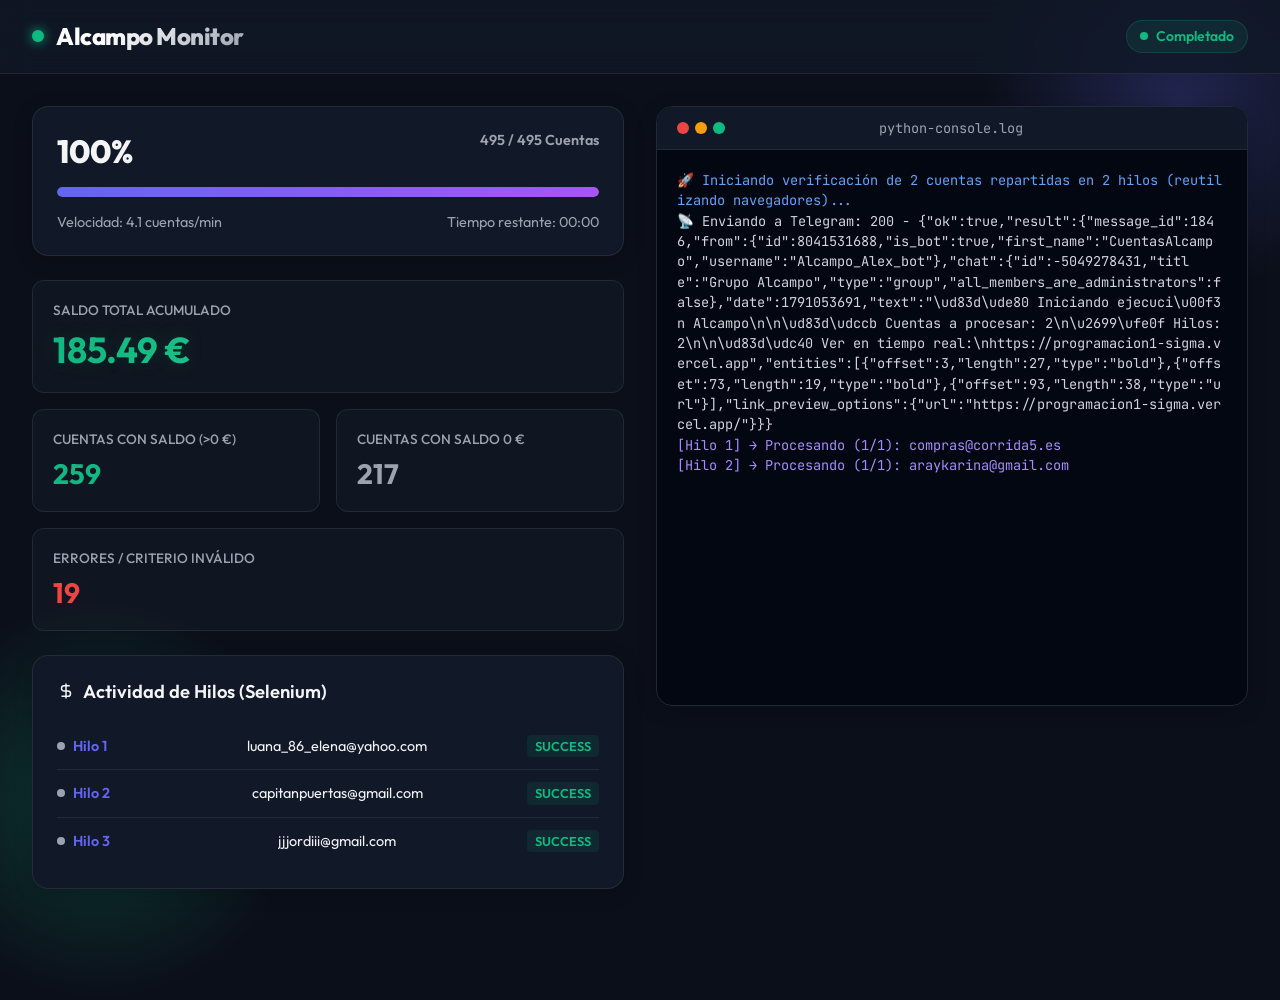
<file: script_alcampo_activacion telegram/dashboard.html>
<!DOCTYPE html>
<html lang="es">
<head>
    <meta charset="UTF-8">
    <meta name="viewport" content="width=device-width, initial-scale=1.0">
    <title>Alcampo Scraper Dashboard</title>
    <!-- Google Fonts: Outfit for clean UI, JetBrains Mono for terminal -->
    <link rel="preconnect" href="https://fonts.googleapis.com">
    <link rel="preconnect" href="https://fonts.gstatic.com" crossorigin>
    <link href="https://fonts.googleapis.com/css2?family=JetBrains+Mono:wght@400;700&family=Outfit:wght@300;400;600;800&display=swap" rel="stylesheet">
    <style>
        :root {
            --bg-primary: #0b0f19;
            --bg-secondary: #111827;
            --bg-tertiary: #1f2937;
            --accent: #6366f1;
            --accent-glow: rgba(99, 102, 241, 0.25);
            --success: #10b981;
            --success-glow: rgba(16, 185, 129, 0.25);
            --warning: #f59e0b;
            --error: #ef4444;
            --error-glow: rgba(239, 68, 68, 0.25);
            --text-main: #f3f4f6;
            --text-muted: #9ca3af;
            --border-color: rgba(255, 255, 255, 0.08);
            --card-radius: 16px;
        }

        * {
            box-sizing: border-box;
            margin: 0;
            padding: 0;
        }

        body {
            background-color: var(--bg-primary);
            color: var(--text-main);
            font-family: 'Outfit', sans-serif;
            min-height: 100vh;
            display: flex;
            flex-direction: column;
            overflow-x: hidden;
        }

        /* Ambient glows */
        .ambient-glow-1 {
            position: absolute;
            top: -100px;
            right: -100px;
            width: 400px;
            height: 400px;
            background: radial-gradient(circle, var(--accent-glow) 0%, transparent 70%);
            z-index: -1;
            pointer-events: none;
        }

        .ambient-glow-2 {
            position: absolute;
            bottom: -100px;
            left: -100px;
            width: 400px;
            height: 400px;
            background: radial-gradient(circle, var(--success-glow) 0%, transparent 70%);
            z-index: -1;
            pointer-events: none;
        }

        /* Navigation Header */
        header {
            background-color: rgba(17, 24, 39, 0.8);
            backdrop-filter: blur(12px);
            border-bottom: 1px solid var(--border-color);
            padding: 1.25rem 2rem;
            position: sticky;
            top: 0;
            z-index: 100;
            display: flex;
            justify-content: space-between;
            align-items: center;
        }

        .logo-area {
            display: flex;
            align-items: center;
            gap: 0.75rem;
        }

        .logo-dot {
            width: 12px;
            height: 12px;
            background-color: var(--success);
            border-radius: 50%;
            box-shadow: 0 0 12px var(--success);
            animation: pulse 2s infinite;
        }

        @keyframes pulse {
            0% { transform: scale(0.95); box-shadow: 0 0 0 0 rgba(16, 185, 129, 0.7); }
            70% { transform: scale(1); box-shadow: 0 0 0 10px rgba(16, 185, 129, 0); }
            100% { transform: scale(0.95); box-shadow: 0 0 0 0 rgba(16, 185, 129, 0); }
        }

        .logo-title {
            font-size: 1.5rem;
            font-weight: 800;
            letter-spacing: -0.5px;
            background: linear-gradient(135deg, #fff 30%, var(--text-muted) 100%);
            -webkit-background-clip: text;
            -webkit-text-fill-color: transparent;
        }

        .status-badge {
            background-color: rgba(16, 185, 129, 0.1);
            color: var(--success);
            border: 1px solid rgba(16, 185, 129, 0.2);
            padding: 0.4rem 0.8rem;
            border-radius: 9999px;
            font-size: 0.875rem;
            font-weight: 600;
            display: flex;
            align-items: center;
            gap: 0.5rem;
        }

        .status-badge.error {
            background-color: rgba(239, 68, 68, 0.1);
            color: var(--error);
            border: 1px solid rgba(239, 68, 68, 0.2);
        }

        .status-badge.idle {
            background-color: rgba(156, 163, 175, 0.1);
            color: var(--text-muted);
            border: 1px solid rgba(156, 163, 175, 0.2);
        }

        /* Container Layout */
        main {
            flex: 1;
            width: 100%;
            max-width: 1400px;
            margin: 0 auto;
            padding: 2rem;
            display: grid;
            grid-template-columns: 1fr 1fr;
            gap: 2rem;
        }

        @media (max-width: 1024px) {
            main {
                grid-template-columns: 1fr;
            }
        }

        /* Common Card Styles */
        .card {
            background-color: var(--bg-secondary);
            border: 1px solid var(--border-color);
            border-radius: var(--card-radius);
            padding: 1.5rem;
            position: relative;
            overflow: hidden;
            box-shadow: 0 4px 20px rgba(0, 0, 0, 0.2);
        }

        .card-header {
            margin-bottom: 1.25rem;
            display: flex;
            justify-content: space-between;
            align-items: center;
        }

        .card-title {
            font-size: 1.15rem;
            font-weight: 600;
            color: var(--text-main);
            display: flex;
            align-items: center;
            gap: 0.5rem;
        }

        /* Left Side: Stats and Metrics */
        .stats-column {
            display: flex;
            flex-direction: column;
            gap: 1.5rem;
        }

        .progress-card {
            display: flex;
            flex-direction: column;
            gap: 1rem;
        }

        .progress-bar-container {
            width: 100%;
            height: 10px;
            background-color: var(--bg-tertiary);
            border-radius: 9999px;
            overflow: hidden;
            position: relative;
        }

        .progress-bar-fill {
            height: 100%;
            width: 0%;
            background: linear-gradient(90deg, var(--accent) 0%, #a855f7 100%);
            border-radius: 9999px;
            transition: width 0.5s ease-out;
            position: relative;
        }

        .progress-bar-glow {
            position: absolute;
            top: 0;
            left: 0;
            right: 0;
            bottom: 0;
            background: linear-gradient(90deg, transparent, rgba(255, 255, 255, 0.15), transparent);
            transform: translateX(-100%);
            animation: shimmer 2s infinite;
        }

        @keyframes shimmer {
            100% { transform: translateX(100%); }
        }

        .progress-meta {
            display: flex;
            justify-content: space-between;
            font-size: 0.9rem;
            color: var(--text-muted);
        }

        .progress-percent {
            font-size: 2rem;
            font-weight: 800;
            color: var(--text-main);
        }

        /* Metrics Grid */
        .metrics-grid {
            display: grid;
            grid-template-columns: repeat(2, 1fr);
            gap: 1rem;
        }

        .metric-card {
            background-color: rgba(31, 41, 55, 0.3);
            border: 1px solid var(--border-color);
            border-radius: 12px;
            padding: 1.25rem;
            display: flex;
            flex-direction: column;
            justify-content: space-between;
            transition: transform 0.2s ease, border-color 0.2s ease;
        }

        .metric-card:hover {
            transform: translateY(-2px);
            border-color: rgba(255, 255, 255, 0.15);
        }

        .metric-label {
            font-size: 0.85rem;
            color: var(--text-muted);
            font-weight: 500;
            margin-bottom: 0.5rem;
        }

        .metric-value {
            font-size: 1.75rem;
            font-weight: 700;
            color: var(--text-main);
        }

        .metric-value.total-balance {
            font-size: 2.25rem;
            background: linear-gradient(135deg, var(--success) 0%, #34d399 100%);
            -webkit-background-clip: text;
            -webkit-text-fill-color: transparent;
            text-shadow: 0 0 20px rgba(16, 185, 129, 0.15);
        }

        .metric-value.success { color: var(--success); }
        .metric-value.zero { color: var(--text-muted); }
        .metric-value.error { color: var(--error); }

        .double-width {
            grid-column: span 2;
        }

        /* Thread activity */
        .threads-card {
            max-height: 280px;
            overflow-y: auto;
        }

        .thread-row {
            display: flex;
            align-items: center;
            justify-content: space-between;
            padding: 0.75rem 0;
            border-bottom: 1px solid var(--border-color);
            font-size: 0.9rem;
        }

        .thread-row:last-child {
            border-bottom: none;
        }

        .thread-id {
            font-weight: 600;
            color: var(--accent);
            display: flex;
            align-items: center;
            gap: 0.5rem;
            width: 90px;
        }

        .thread-indicator {
            width: 8px;
            height: 8px;
            border-radius: 50%;
            background-color: var(--success);
        }

        .thread-indicator.idle {
            background-color: var(--text-muted);
        }

        .thread-account {
            color: var(--text-main);
            overflow: hidden;
            text-overflow: ellipsis;
            white-space: nowrap;
            max-width: 250px;
            text-align: right;
        }

        .thread-status {
            font-size: 0.8rem;
            padding: 0.2rem 0.5rem;
            border-radius: 4px;
            font-weight: 600;
        }

        /* Right Side: Terminal Log */
        .terminal-column {
            display: flex;
            flex-direction: column;
            height: 100%;
        }

        .terminal-card {
            display: flex;
            flex-direction: column;
            height: 600px;
            padding: 0;
            background-color: #030712;
            border: 1px solid #1f2937;
        }

        .terminal-header {
            background-color: #111827;
            padding: 0.75rem 1.25rem;
            border-bottom: 1px solid #1f2937;
            display: flex;
            justify-content: space-between;
            align-items: center;
        }

        .terminal-dots {
            display: flex;
            gap: 6px;
        }

        .terminal-dot {
            width: 12px;
            height: 12px;
            border-radius: 50%;
        }

        .dot-red { background-color: #ef4444; }
        .dot-yellow { background-color: #f59e0b; }
        .dot-green { background-color: #10b981; }

        .terminal-title {
            font-family: 'JetBrains Mono', monospace;
            font-size: 0.85rem;
            color: var(--text-muted);
        }

        .terminal-body {
            flex: 1;
            padding: 1.25rem;
            font-family: 'JetBrains Mono', monospace;
            font-size: 0.85rem;
            line-height: 1.5;
            overflow-y: auto;
            color: #d1d5db;
            white-space: pre-wrap;
            word-break: break-all;
        }

        /* Terminal Line Colors */
        .log-success { color: #34d399; }
        .log-error { color: #f87171; }
        .log-warning { color: #fbbf24; }
        .log-info { color: #60a5fa; }
        .log-thread { color: #a78bfa; }

        /* Custom Scrollbar */
        ::-webkit-scrollbar {
            width: 8px;
            height: 8px;
        }

        ::-webkit-scrollbar-track {
            background: transparent;
        }

        ::-webkit-scrollbar-thumb {
            background: var(--bg-tertiary);
            border-radius: 9999px;
        }

        ::-webkit-scrollbar-thumb:hover {
            background: #374151;
        }
    </style>
</head>
<body>
    <div class="ambient-glow-1"></div>
    <div class="ambient-glow-2"></div>

    <header>
        <div class="logo-area">
            <div class="logo-dot" id="live-dot"></div>
            <div class="logo-title">Alcampo Monitor</div>
        </div>
        <div class="status-badge" id="global-status-badge">
            <span class="thread-indicator" id="global-indicator"></span>
            <span id="global-status-text">Cargando...</span>
        </div>
    </header>

    <main>
        <!-- Left Side -->
        <div class="stats-column">
            <!-- Progress Card -->
            <div class="card progress-card">
                <div class="progress-meta">
                    <span class="progress-percent" id="progress-percent-val">0%</span>
                    <span style="font-weight: 600;" id="accounts-ratio-val">0 / 0 Cuentas</span>
                </div>
                <div class="progress-bar-container">
                    <div class="progress-bar-fill" id="progress-bar-fill-val">
                        <div class="progress-bar-glow"></div>
                    </div>
                </div>
                <div class="progress-meta">
                    <span id="speed-val">Velocidad: -- acc/min</span>
                    <span id="eta-val">Tiempo restante: --:--</span>
                </div>
            </div>

            <!-- Metrics Grid -->
            <div class="metrics-grid">
                <div class="metric-card double-width">
                    <div class="metric-label">SALDO TOTAL ACUMULADO</div>
                    <div class="metric-value total-balance" id="total-balance-val">0.00 €</div>
                </div>
                <div class="metric-card">
                    <div class="metric-label">CUENTAS CON SALDO (>0 €)</div>
                    <div class="metric-value success" id="money-accounts-val">0</div>
                </div>
                <div class="metric-card">
                    <div class="metric-label">CUENTAS CON SALDO 0 €</div>
                    <div class="metric-value zero" id="zero-accounts-val">0</div>
                </div>
                <div class="metric-card double-width">
                    <div class="metric-label">ERRORES / CRITERIO INVÁLIDO</div>
                    <div class="metric-value error" id="error-accounts-val">0</div>
                </div>
            </div>

            <!-- Thread Activity -->
            <div class="card">
                <div class="card-header">
                    <h3 class="card-title">
                        <svg width="18" height="18" viewBox="0 0 24 24" fill="none" stroke="currentColor" stroke-width="2"><path d="M12 2v20M17 5H9.5a3.5 3.5 0 0 0 0 7h5a3.5 3.5 0 0 1 0 7H6"/></svg>
                        Actividad de Hilos (Selenium)
                    </h3>
                </div>
                <div class="threads-card" id="threads-container">
                    <div style="color: var(--text-muted); font-size: 0.9rem; text-align: center; padding: 2rem 0;">
                        Esperando inicio de scraper...
                    </div>
                </div>
            </div>
        </div>

        <!-- Right Side: Terminal -->
        <div class="terminal-column">
            <div class="card terminal-card">
                <div class="terminal-header">
                    <div class="terminal-dots">
                        <div class="terminal-dot dot-red"></div>
                        <div class="terminal-dot dot-yellow"></div>
                        <div class="terminal-dot dot-green"></div>
                    </div>
                    <div class="terminal-title">python-console.log</div>
                    <div style="width: 50px;"></div>
                </div>
                <div class="terminal-body" id="terminal-body">
                    [Sistema] Iniciando monitor... Conectando con servidor local para logs de consola.
                </div>
            </div>
        </div>
    </main>

    <script>
        const API_URL_PROGRESS = 'progreso.json';
        const API_URL_LOGS = 'consola.log';

        let lastProgressTimestamp = 0;
        let consoleContentHash = '';

        function formatTime(seconds) {
            if (seconds === null || seconds === undefined || isNaN(seconds) || seconds < 0) return '--:--';
            const totalSec = Math.round(seconds);
            const hrs = Math.floor(totalSec / 3600);
            const m = Math.floor((totalSec % 3600) / 60);
            const s = totalSec % 60;
            if (hrs > 0) {
                return `${hrs}h ${String(m).padStart(2, '0')}m ${String(s).padStart(2, '0')}s`;
            }
            return `${String(m).padStart(2, '0')}:${String(s).padStart(2, '0')}`;
        }

        // Colorize and format raw log line
        function formatLogLine(line) {
            if (!line.trim()) return '';
            
            let className = '';
            
            if (line.includes('✔') || line.includes('SALDO: Tu Saldo')) {
                className = 'log-success';
            } else if (line.includes('❌') || line.includes('Error') || line.includes('Fail')) {
                className = 'log-error';
            } else if (line.includes('⚠️') || line.includes('Warning') || line.includes('Credenciales incorrectas')) {
                className = 'log-warning';
            } else if (line.includes('[Hilo')) {
                className = 'log-thread';
            } else if (line.includes('🚀') || line.includes('⏱️') || line.includes('📊') || line.includes('💾')) {
                className = 'log-info';
            }
            
            return className ? `<span class="${className}">${escapeHtml(line)}</span>\n` : `${escapeHtml(line)}\n`;
        }

        function escapeHtml(text) {
            return text
                .replace(/&/g, "&amp;")
                .replace(/</g, "&lt;")
                .replace(/>/g, "&gt;")
                .replace(/"/g, "&quot;")
                .replace(/'/g, "&#039;");
        }

        async function fetchProgress() {
            try {
                const response = await fetch(API_URL_PROGRESS, { cache: 'no-store' });
                if (!response.ok) throw new Error('Progress file missing');
                const data = await response.json();
                
                // Update Badge
                const badge = document.getElementById('global-status-badge');
                const indicator = document.getElementById('global-indicator');
                const text = document.getElementById('global-status-text');
                const dot = document.getElementById('live-dot');

                const isCompleted = data.processed >= data.total && data.total > 0;
                
                if (isCompleted) {
                    badge.className = 'status-badge';
                    indicator.className = 'thread-indicator';
                    text.innerText = 'Completado';
                    dot.style.animation = 'none';
                    dot.style.backgroundColor = 'var(--success)';
                } else if (data.processed > 0) {
                    badge.className = 'status-badge';
                    indicator.className = 'thread-indicator';
                    text.innerText = 'Scrapeando...';
                    dot.style.animation = 'pulse 1.5s infinite';
                    dot.style.backgroundColor = 'var(--success)';
                } else {
                    badge.className = 'status-badge idle';
                    indicator.className = 'thread-indicator idle';
                    text.innerText = 'Esperando...';
                    dot.style.animation = 'none';
                    dot.style.backgroundColor = 'var(--text-muted)';
                }

                // Progress Bar and Ratio
                const percent = data.total > 0 ? Math.round((data.processed / data.total) * 100) : 0;
                document.getElementById('progress-percent-val').innerText = `${percent}%`;
                document.getElementById('accounts-ratio-val').innerText = `${data.processed} / ${data.total} Cuentas`;
                document.getElementById('progress-bar-fill-val').style.width = `${percent}%`;

                // Speed & ETA
                if (data.processed > 0 && data.elapsed > 0) {
                    const rate = (data.processed / data.elapsed) * 60; // accounts per minute
                    document.getElementById('speed-val').innerText = `Velocidad: ${rate.toFixed(1)} cuentas/min`;
                    
                    let etaSec = data.eta;
                    if (etaSec === null || etaSec === undefined || isNaN(etaSec)) {
                        const remaining = Math.max(0, data.total - data.processed);
                        const speedPerSec = data.processed / data.elapsed;
                        etaSec = speedPerSec > 0 ? (remaining / speedPerSec) : 0;
                    }
                    document.getElementById('eta-val').innerText = `Tiempo restante: ${formatTime(etaSec)}`;
                } else {
                    document.getElementById('speed-val').innerText = `Velocidad: -- cuentas/min`;
                    document.getElementById('eta-val').innerText = `Tiempo restante: --:--`;
                }

                // Metrics
                document.getElementById('total-balance-val').innerText = `${data.total_balance.toFixed(2)} €`;
                document.getElementById('money-accounts-val').innerText = data.money;
                document.getElementById('zero-accounts-val').innerText = data.zero;
                document.getElementById('error-accounts-val').innerText = data.error;

                // Threads Info
                const threadsContainer = document.getElementById('threads-container');
                if (data.threads && Object.keys(data.threads).length > 0) {
                    let html = '';
                    Object.keys(data.threads).sort().forEach(tid => {
                        const thread = data.threads[tid];
                        const lastActive = Math.round(Date.now() / 1000 - thread.timestamp);
                        const isIdle = lastActive > 60; // Idle if no update for 60 seconds
                        
                        html += `
                            <div class="thread-row">
                                <div class="thread-id">
                                    <span class="thread-indicator ${isIdle ? 'idle' : ''}"></span>
                                    Hilo ${tid}
                                </div>
                                <div class="thread-account">${escapeHtml(thread.last_account || 'Esperando...')}</div>
                                <span class="thread-status" style="
                                    background-color: ${thread.last_status === 'success' ? 'rgba(16, 185, 129, 0.1)' : thread.last_status === 'error' ? 'rgba(239, 68, 68, 0.1)' : 'rgba(156, 163, 175, 0.1)'};
                                    color: ${thread.last_status === 'success' ? 'var(--success)' : thread.last_status === 'error' ? 'var(--error)' : 'var(--text-muted)'};
                                ">${thread.last_status.toUpperCase()}</span>
                            </div>
                        `;
                    });
                    threadsContainer.innerHTML = html;
                } else {
                    threadsContainer.innerHTML = `
                        <div style="color: var(--text-muted); font-size: 0.9rem; text-align: center; padding: 2rem 0;">
                            Cargando datos de hilos...
                        </div>
                    `;
                }

            } catch (err) {
                // If progreso.json is not found, the script probably hasn't started writing yet or was just started
                console.log('Error reading progress file:', err.message);
            }
        }

        async function fetchLogs() {
            try {
                const response = await fetch(API_URL_LOGS, { cache: 'no-store' });
                if (!response.ok) throw new Error('Logs file missing');
                const text = await response.text();
                
                // Compare to prevent useless terminal re-draws
                if (text.length === consoleContentHash) return;
                consoleContentHash = text.length;

                const lines = text.split('\n');
                let formatted = '';
                // Limit console output to last 200 lines to keep performance high
                const startIdx = Math.max(0, lines.length - 200);
                for (let i = startIdx; i < lines.length; i++) {
                    formatted += formatLogLine(lines[i]);
                }

                const terminalBody = document.getElementById('terminal-body');
                terminalBody.innerHTML = formatted;
                // Auto Scroll to bottom
                terminalBody.scrollTop = terminalBody.scrollHeight;

            } catch (err) {
                console.log('Error reading logs:', err.message);
            }
        }

        // Poll every 1.5 seconds
        setInterval(() => {
            fetchProgress();
            fetchLogs();
        }, 1500);

        // Initial fetch
        fetchProgress();
        fetchLogs();
    </script>
</body>
</html>
</file>
